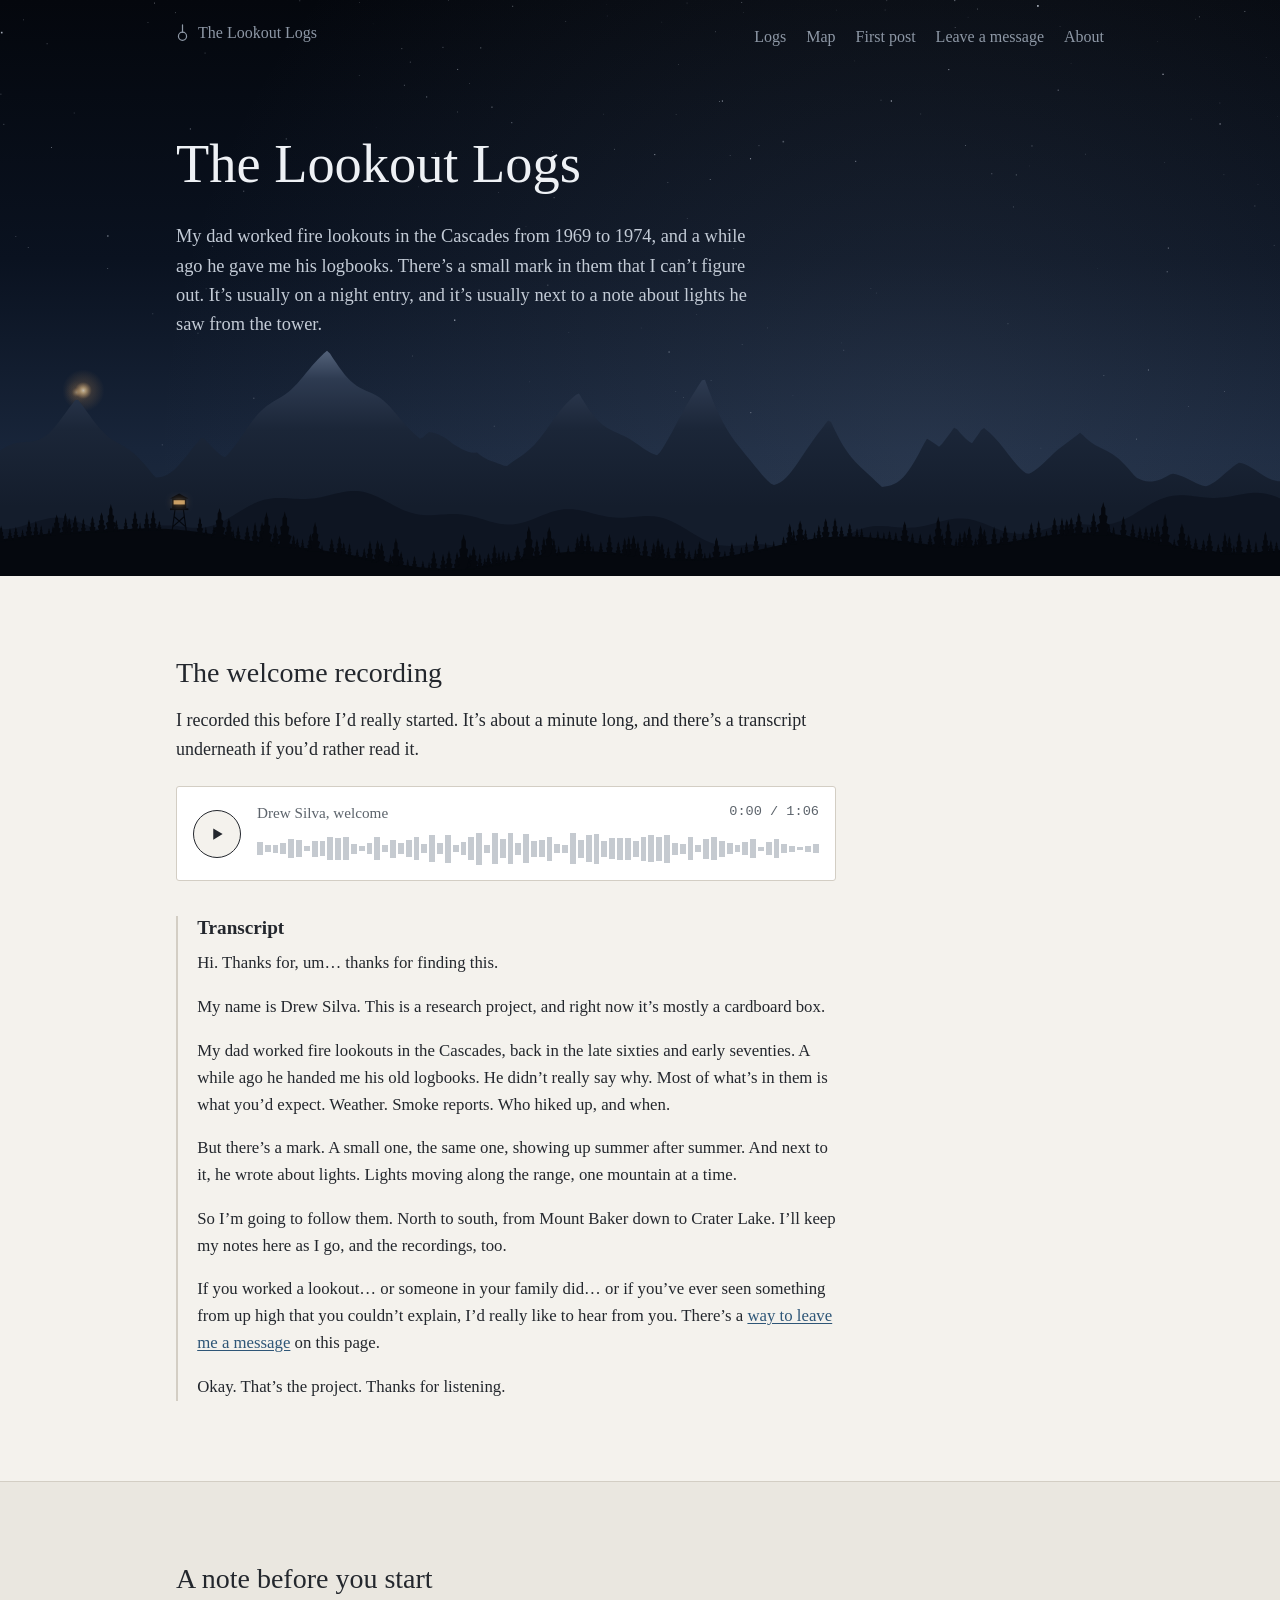
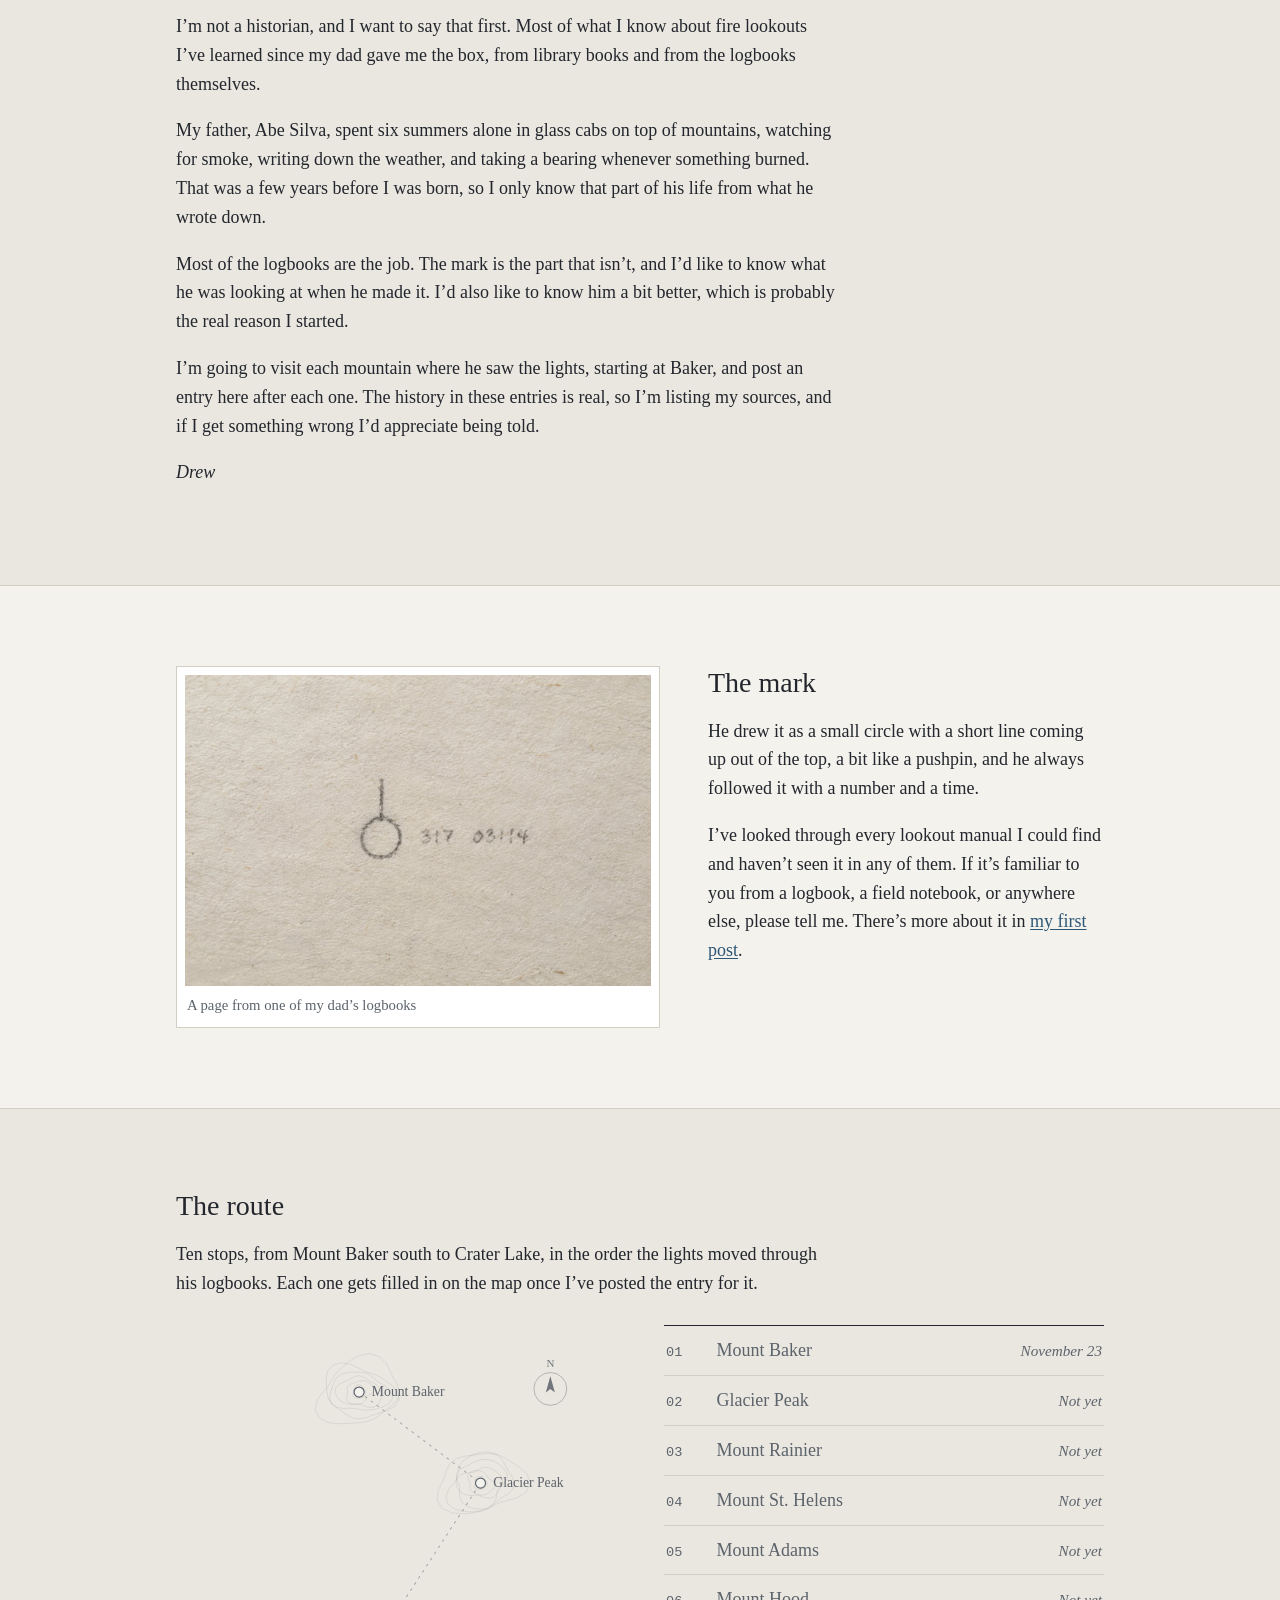
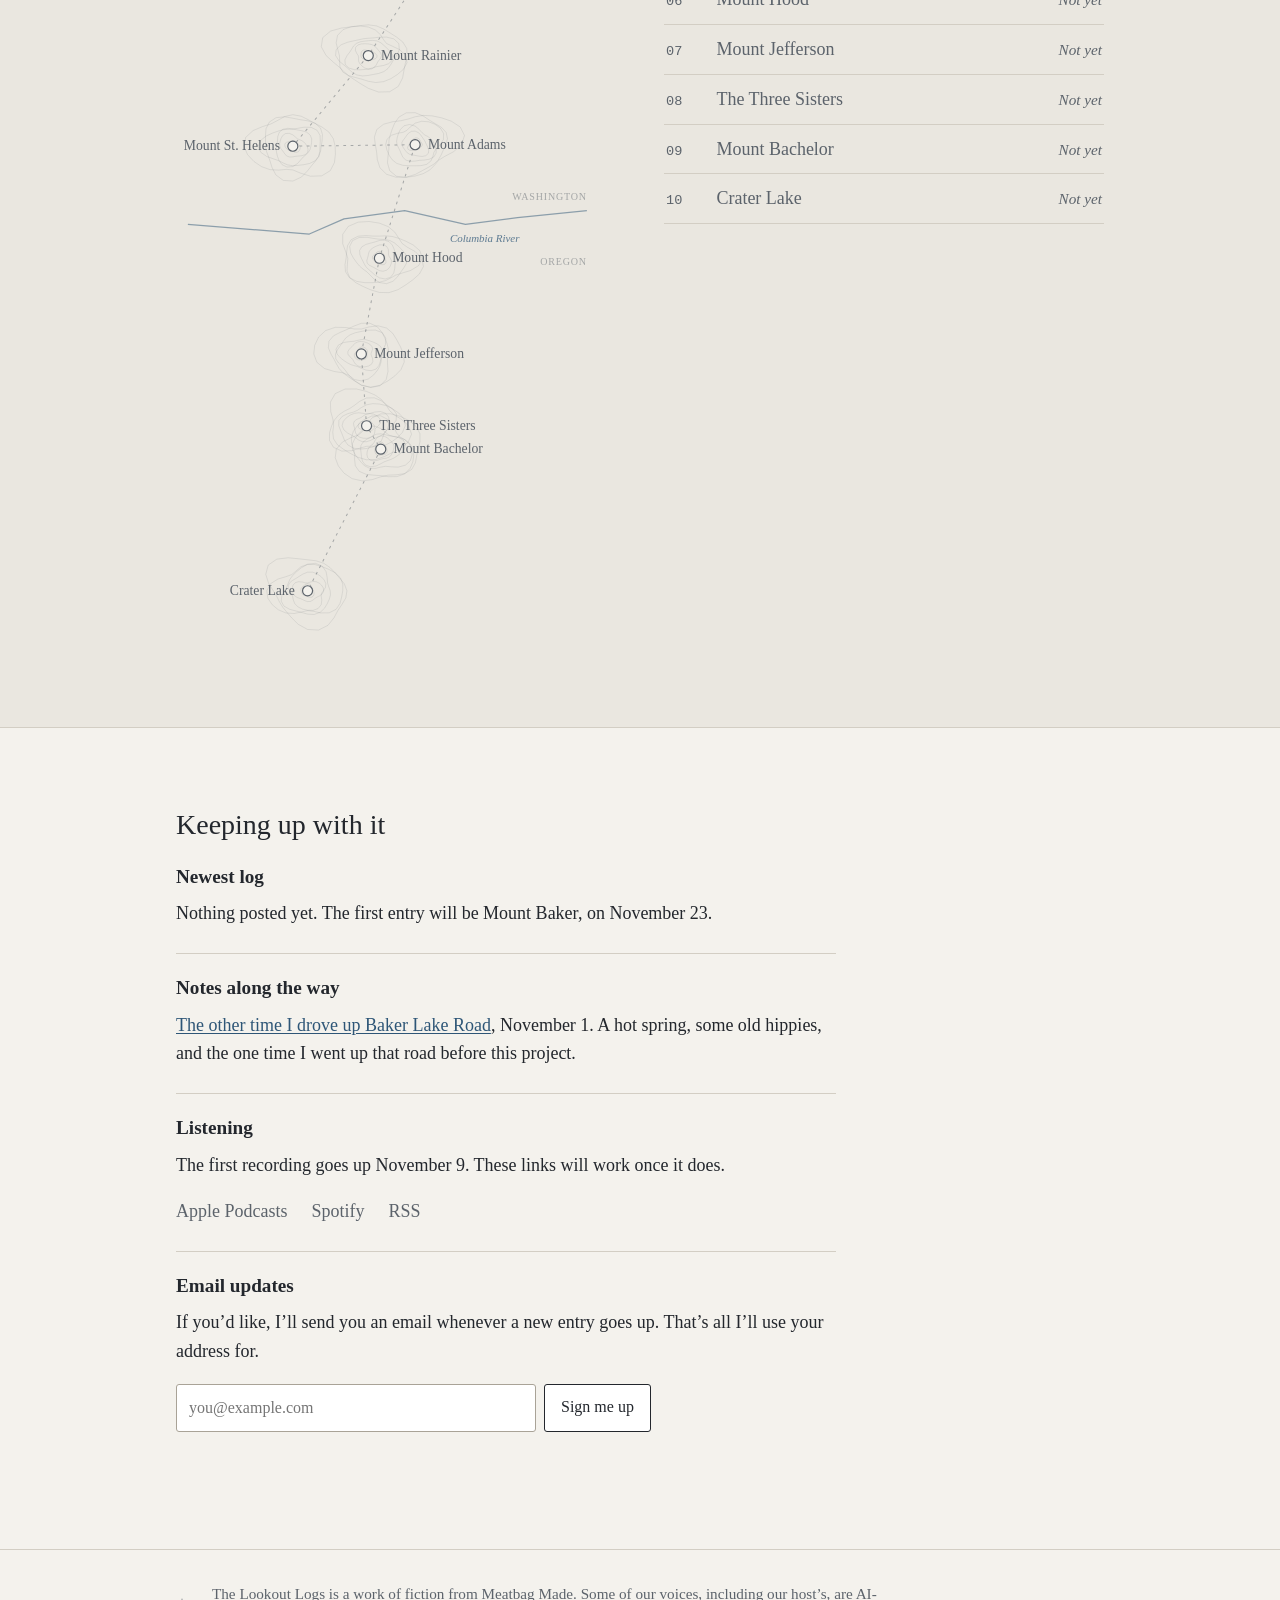
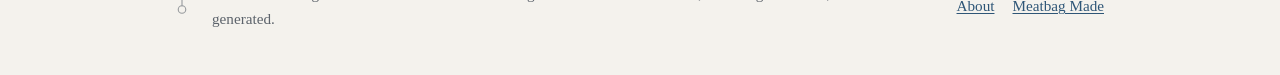
<file: index.html>
<!doctype html>
<html lang="en">
<head>
  <meta charset="utf-8">
  <meta name="viewport" content="width=device-width, initial-scale=1">
  <title>The Lookout Logs</title>
  <meta name="description" content="Drew Silva's research notes on his father's fire lookout logbooks, and the lights they record along the Cascades from Mount Baker to Crater Lake.">
  <meta name="theme-color" content="#0a0f17">
  <meta property="og:title" content="The Lookout Logs">
  <meta property="og:description" content="My dad's fire lookout logbooks from the Cascades, 1969 to 1974, and a mark in them I'm trying to understand.">
  <meta property="og:image" content="img/mark.jpg">
  <link rel="icon" href="img/mark.svg" type="image/svg+xml">
  <link rel="stylesheet" href="css/style.css">
</head>
<body>

<header class="sky sky--home" data-sky>
  <canvas class="sky__canvas" aria-hidden="true"></canvas>
  <nav class="topnav" aria-label="Main">
    <a class="brand" href="index.html"><svg viewBox="0 0 16 22" aria-hidden="true"><circle cx="8" cy="15" r="5" fill="none" stroke="currentColor" stroke-width="1.5"/><path d="M8 10V1" stroke="currentColor" stroke-width="1.5" stroke-linecap="round"/></svg>The Lookout Logs</a>
    <ul>
      <li><a href="logs.html">Logs</a></li>
      <li><a href="#route">Map</a></li>
      <li><a href="post.html">First post</a></li>
      <li><a href="line.html">Leave a message</a></li>
      <li><a href="about.html">About</a></li>
    </ul>
  </nav>

  <div class="hero">
    <h1>The Lookout Logs</h1>
    <p>My dad worked fire lookouts in the Cascades from 1969 to 1974, and a while ago he gave me his logbooks. There&rsquo;s a small mark in them that I can&rsquo;t figure out. It&rsquo;s usually on a night entry, and it&rsquo;s usually next to a note about lights he saw from the tower.</p>
  </div>
</header>

<main>

  <section class="section" id="welcome">
    <div class="wrap"><div class="text">
      <h2>The welcome recording</h2>
      <p>I recorded this before I&rsquo;d really started. It&rsquo;s about a minute long, and there&rsquo;s a transcript underneath if you&rsquo;d rather read it.</p>

      <div class="player" data-player data-src="audio/welcome.mp3" data-length="65">
        <button class="player__btn" type="button" aria-label="Play the welcome recording">
          <svg class="i-play" viewBox="0 0 24 24" aria-hidden="true"><path d="M7 4.5v15l12.5-7.5z" fill="currentColor"/></svg>
          <svg class="i-pause" viewBox="0 0 24 24" aria-hidden="true"><path d="M6.5 4.5h4v15h-4zM13.5 4.5h4v15h-4z" fill="currentColor"/></svg>
        </button>
        <div>
          <div class="player__meta"><span>Drew Silva, welcome</span><span class="player__time">0:00 / 1:05</span></div>
          <div class="player__bars" aria-hidden="true"></div>
        </div>
        <p class="player__status" aria-live="polite"></p>
      </div>

      <article class="transcript" aria-labelledby="transcript-label">
        <h3 id="transcript-label">Transcript</h3>
        <p>Hi. Thanks for, um&hellip; thanks for finding this.</p>
        <p>My name is Drew Silva. This is a research project, and right now it&rsquo;s mostly a cardboard box.</p>
        <p>My dad worked fire lookouts in the Cascades, back in the late sixties and early seventies. A while ago he handed me his old logbooks. He didn&rsquo;t really say why. Most of what&rsquo;s in them is what you&rsquo;d expect. Weather. Smoke reports. Who hiked up, and when.</p>
        <p>But there&rsquo;s a mark. A small one, the same one, showing up summer after summer. And next to it, he wrote about lights. Lights moving along the range, one mountain at a time.</p>
        <p>So I&rsquo;m going to follow them. North to south, from Mount Baker down to Crater Lake. I&rsquo;ll keep my notes here as I go, and the recordings, too.</p>
        <p>If you worked a lookout&hellip; or someone in your family did&hellip; or if you&rsquo;ve ever seen something from up high that you couldn&rsquo;t explain, I&rsquo;d really like to hear from you. There&rsquo;s a <a href="line.html">way to leave me a message</a> on this page.</p>
        <p>Okay. That&rsquo;s the project. Thanks for listening.</p>
      </article>
    </div></div>
  </section>

  <section class="section section--alt" id="note">
    <div class="wrap"><div class="text">
      <h2>A note before you start</h2>
      <p>I&rsquo;m not a historian, and I want to say that first. Most of what I know about fire lookouts I&rsquo;ve learned since my dad gave me the box, from library books and from the logbooks themselves.</p>
      <p>My father, Abe Silva, spent six summers alone in glass cabs on top of mountains, watching for smoke, writing down the weather, and taking a bearing whenever something burned. That was a few years before I was born, so I only know that part of his life from what he wrote down.</p>
      <p>Most of the logbooks are the job. The mark is the part that isn&rsquo;t, and I&rsquo;d like to know what he was looking at when he made it. I&rsquo;d also like to know him a bit better, which is probably the real reason I started.</p>
      <p>I&rsquo;m going to visit each mountain where he saw the lights, starting at Baker, and post an entry here after each one. The history in these entries is real, so I&rsquo;m listing my sources, and if I get something wrong I&rsquo;d appreciate being told.</p>
      <p class="sig">Drew</p>
    </div></div>
  </section>

  <section class="section" id="mark">
    <div class="wrap mark-feature">
      <figure class="scan">
        <img src="img/mark.jpg" width="1200" height="800" alt="A pencil mark on a logbook page: a small circle with a short line standing up from the top, followed by the numbers 317 and 03:14.">
        <figcaption>A page from one of my dad&rsquo;s logbooks</figcaption>
      </figure>
      <div>
        <h2>The mark</h2>
        <p>He drew it as a small circle with a short line coming up out of the top, a bit like a pushpin, and he always followed it with a number and a time.</p>
        <p>I&rsquo;ve looked through every lookout manual I could find and haven&rsquo;t seen it in any of them. If it&rsquo;s familiar to you from a logbook, a field notebook, or anywhere else, please tell me. There&rsquo;s more about it in <a href="post.html">my first post</a>.</p>
      </div>
    </div>
  </section>

  <section class="section section--alt" id="route" data-route>
    <!-- Bearings from two lookouts cross at one point. That's the whole trick. Remember that. -->
    <div class="wrap">
      <div class="text">
        <h2>The route</h2>
        <p>Ten stops, from Mount Baker south to Crater Lake, in the order the lights moved through his logbooks. Each one gets filled in on the map once I&rsquo;ve posted the entry for it.</p>
      </div>
      <div class="route__grid">
        <div class="route__map"></div>
        <ol class="route__list" aria-label="Stops on the route"></ol>
      </div>
    </div>
  </section>

  <section class="section">
    <div class="wrap"><div class="text updates">
      <h2>Keeping up with it</h2>

      <div>
        <h3>Newest log</h3>
        <p>Nothing posted yet. The first entry will be Mount Baker, on November 23.</p>
      </div>

      <div>
        <h3>Notes along the way</h3>
        <p><a href="hot-springs.html">The other time I drove up Baker Lake Road</a>, November 1. A hot spring, some old hippies, and the one time I went up that road before this project.</p>
      </div>

      <div data-listen-block>
        <h3>Listening</h3>
        <p class="listen-note">The first recording goes up November 9. These links will work once it does.</p>
        <ul class="listen">
          <li><a class="is-off" data-listen="apple" href="#" aria-disabled="true">Apple Podcasts</a></li>
          <li><a class="is-off" data-listen="spotify" href="#" aria-disabled="true">Spotify</a></li>
          <li><a class="is-off" data-listen="rss" href="#" aria-disabled="true">RSS</a></li>
        </ul>
      </div>

      <div>
        <h3>Email updates</h3>
        <p>If you&rsquo;d like, I&rsquo;ll send you an email whenever a new entry goes up. That&rsquo;s all I&rsquo;ll use your address for.</p>
        <form class="follow" data-follow data-source="home" novalidate>
          <label class="visually-hidden" for="follow-email">Email address</label>
          <div class="field-row">
            <input class="input" id="follow-email" name="email" type="email" autocomplete="email" placeholder="you@example.com" required>
            <button class="btn" type="submit">Sign me up</button>
          </div>
          <label class="hp" aria-hidden="true">Website <input name="website" tabindex="-1" autocomplete="off"></label>
          <p class="follow__msg" aria-live="polite"></p>
        </form>
      </div>
    </div></div>
  </section>

</main>

<footer class="footer">
  <div class="wrap footer__inner">
    <svg class="footer__mark" viewBox="0 0 16 22" aria-hidden="true"><circle cx="8" cy="15" r="5" fill="none" stroke="currentColor" stroke-width="1.5"/><path d="M8 10V1" stroke="currentColor" stroke-width="1.5" stroke-linecap="round"/></svg>
    <p class="footer__label">The Lookout Logs is a work of fiction from Meatbag Made. Some of our voices, including our host&rsquo;s, are AI-generated.</p>
    <nav aria-label="Footer"><a href="about.html">About</a><a href="https://meatbagmade.com">Meatbag Made</a></nav>
  </div>
</footer>

<script src="js/config.js"></script>
<script src="js/site.js"></script>
</body>
</html>
</file>
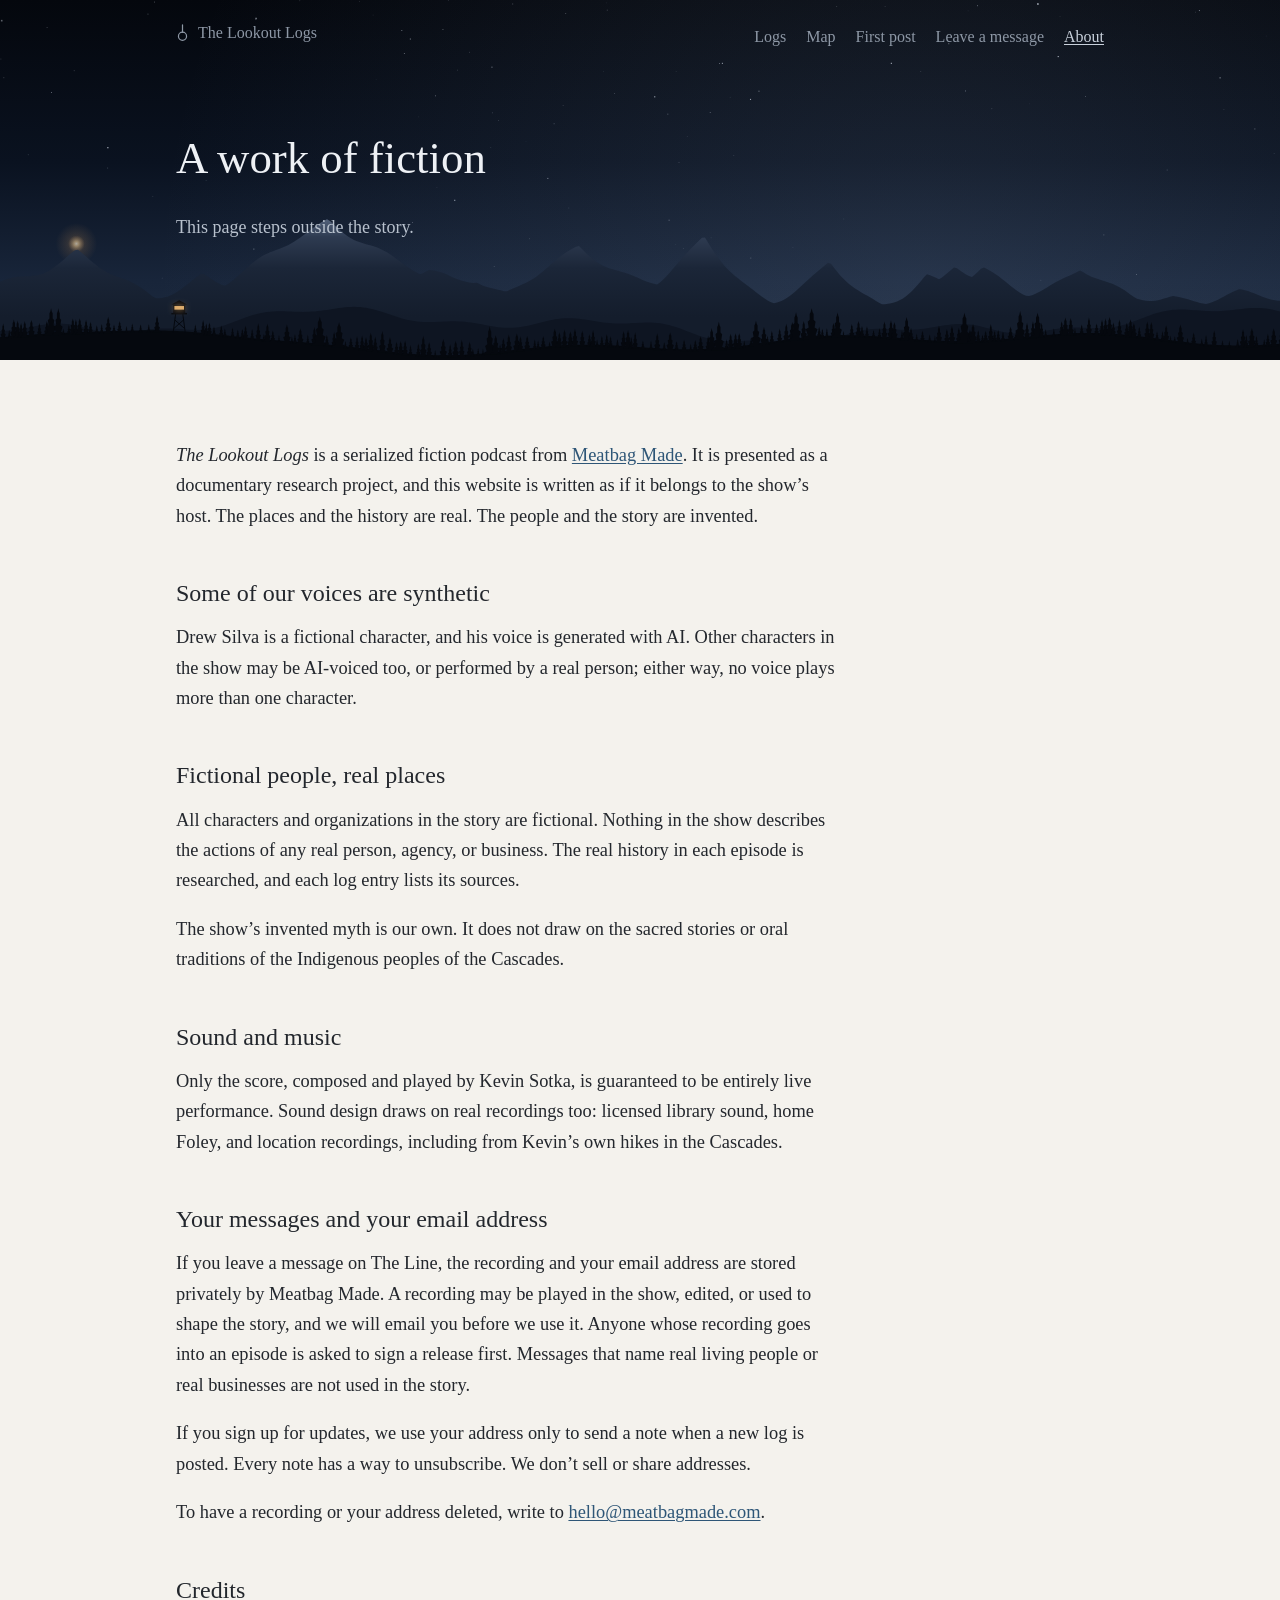
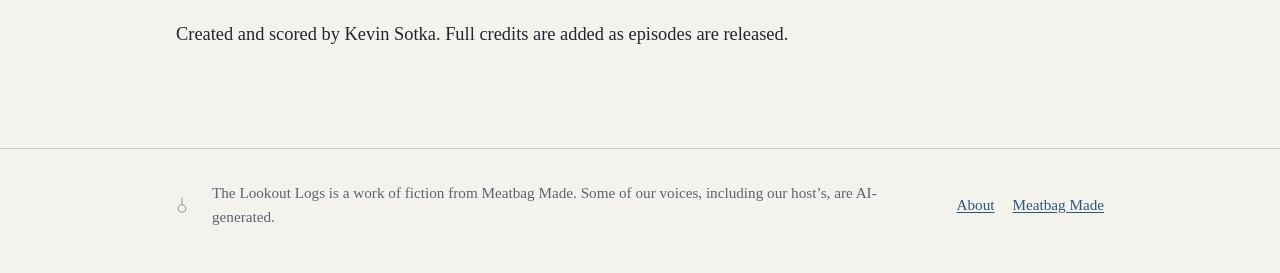
<file: about.html>
<!doctype html>
<html lang="en">
<head>
  <meta charset="utf-8">
  <meta name="viewport" content="width=device-width, initial-scale=1">
  <title>About the show &middot; The Lookout Logs</title>
  <meta name="description" content="The Lookout Logs is a serialized fiction podcast from Meatbag Made. The places and the history are real. The people and the story are invented.">
  <meta name="theme-color" content="#0a0f17">
  <link rel="icon" href="img/mark.svg" type="image/svg+xml">
  <link rel="stylesheet" href="css/style.css">
</head>
<body>

<header class="sky sky--page" data-sky>
  <canvas class="sky__canvas" aria-hidden="true"></canvas>
  <nav class="topnav" aria-label="Main">
    <a class="brand" href="index.html"><svg viewBox="0 0 16 22" aria-hidden="true"><circle cx="8" cy="15" r="5" fill="none" stroke="currentColor" stroke-width="1.5"/><path d="M8 10V1" stroke="currentColor" stroke-width="1.5" stroke-linecap="round"/></svg>The Lookout Logs</a>
    <ul>
      <li><a href="logs.html">Logs</a></li>
      <li><a href="index.html#route">Map</a></li>
      <li><a href="post.html">First post</a></li>
      <li><a href="line.html">Leave a message</a></li>
      <li><a href="about.html" aria-current="page">About</a></li>
    </ul>
  </nav>
  <div class="page-head">
    <h1>A work of fiction</h1>
    <p>This page steps outside the story.</p>
  </div>
</header>

<main class="section">
  <article class="wrap"><div class="article">
    <p><em>The Lookout Logs</em> is a serialized fiction podcast from <a href="https://meatbagmade.com">Meatbag Made</a>. It is presented as a documentary research project, and this website is written as if it belongs to the show&rsquo;s host. The places and the history are real. The people and the story are invented.</p>

    <h2>Some of our voices are synthetic</h2>
    <p>Drew Silva is a fictional character, and his voice is generated with AI. Other characters in the show may be AI-voiced too, or performed by a real person; either way, no voice plays more than one character.</p>

    <h2>Fictional people, real places</h2>
    <p>All characters and organizations in the story are fictional. Nothing in the show describes the actions of any real person, agency, or business. The real history in each episode is researched, and each log entry lists its sources.</p>
    <p>The show&rsquo;s invented myth is our own. It does not draw on the sacred stories or oral traditions of the Indigenous peoples of the Cascades.</p>

    <h2>Sound and music</h2>
    <p>Only the score, composed and played by Kevin Sotka, is guaranteed to be entirely live performance. Sound design draws on real recordings too: licensed library sound, home Foley, and location recordings, including from Kevin&rsquo;s own hikes in the Cascades.</p>

    <h2 id="messages">Your messages and your email address</h2>
    <p>If you leave a message on The Line, the recording and your email address are stored privately by Meatbag Made. A recording may be played in the show, edited, or used to shape the story, and we will email you before we use it. Anyone whose recording goes into an episode is asked to sign a release first. Messages that name real living people or real businesses are not used in the story.</p>
    <p>If you sign up for updates, we use your address only to send a note when a new log is posted. Every note has a way to unsubscribe. We don&rsquo;t sell or share addresses.</p>
    <p>To have a recording or your address deleted, write to <a href="mailto:hello@meatbagmade.com">hello@meatbagmade.com</a>.</p>

    <h2>Credits</h2>
    <p>Created and scored by Kevin Sotka. Full credits are added as episodes are released.</p>
  </div></article>
</main>

<footer class="footer">
  <div class="wrap footer__inner">
    <svg class="footer__mark" viewBox="0 0 16 22" aria-hidden="true"><circle cx="8" cy="15" r="5" fill="none" stroke="currentColor" stroke-width="1.5"/><path d="M8 10V1" stroke="currentColor" stroke-width="1.5" stroke-linecap="round"/></svg>
    <p class="footer__label">The Lookout Logs is a work of fiction from Meatbag Made. Some of our voices, including our host&rsquo;s, are AI-generated.</p>
    <nav aria-label="Footer"><a href="about.html" aria-current="page">About</a><a href="https://meatbagmade.com">Meatbag Made</a></nav>
  </div>
</footer>

<script src="js/config.js"></script>
<script src="js/site.js"></script>
</body>
</html>
</file>
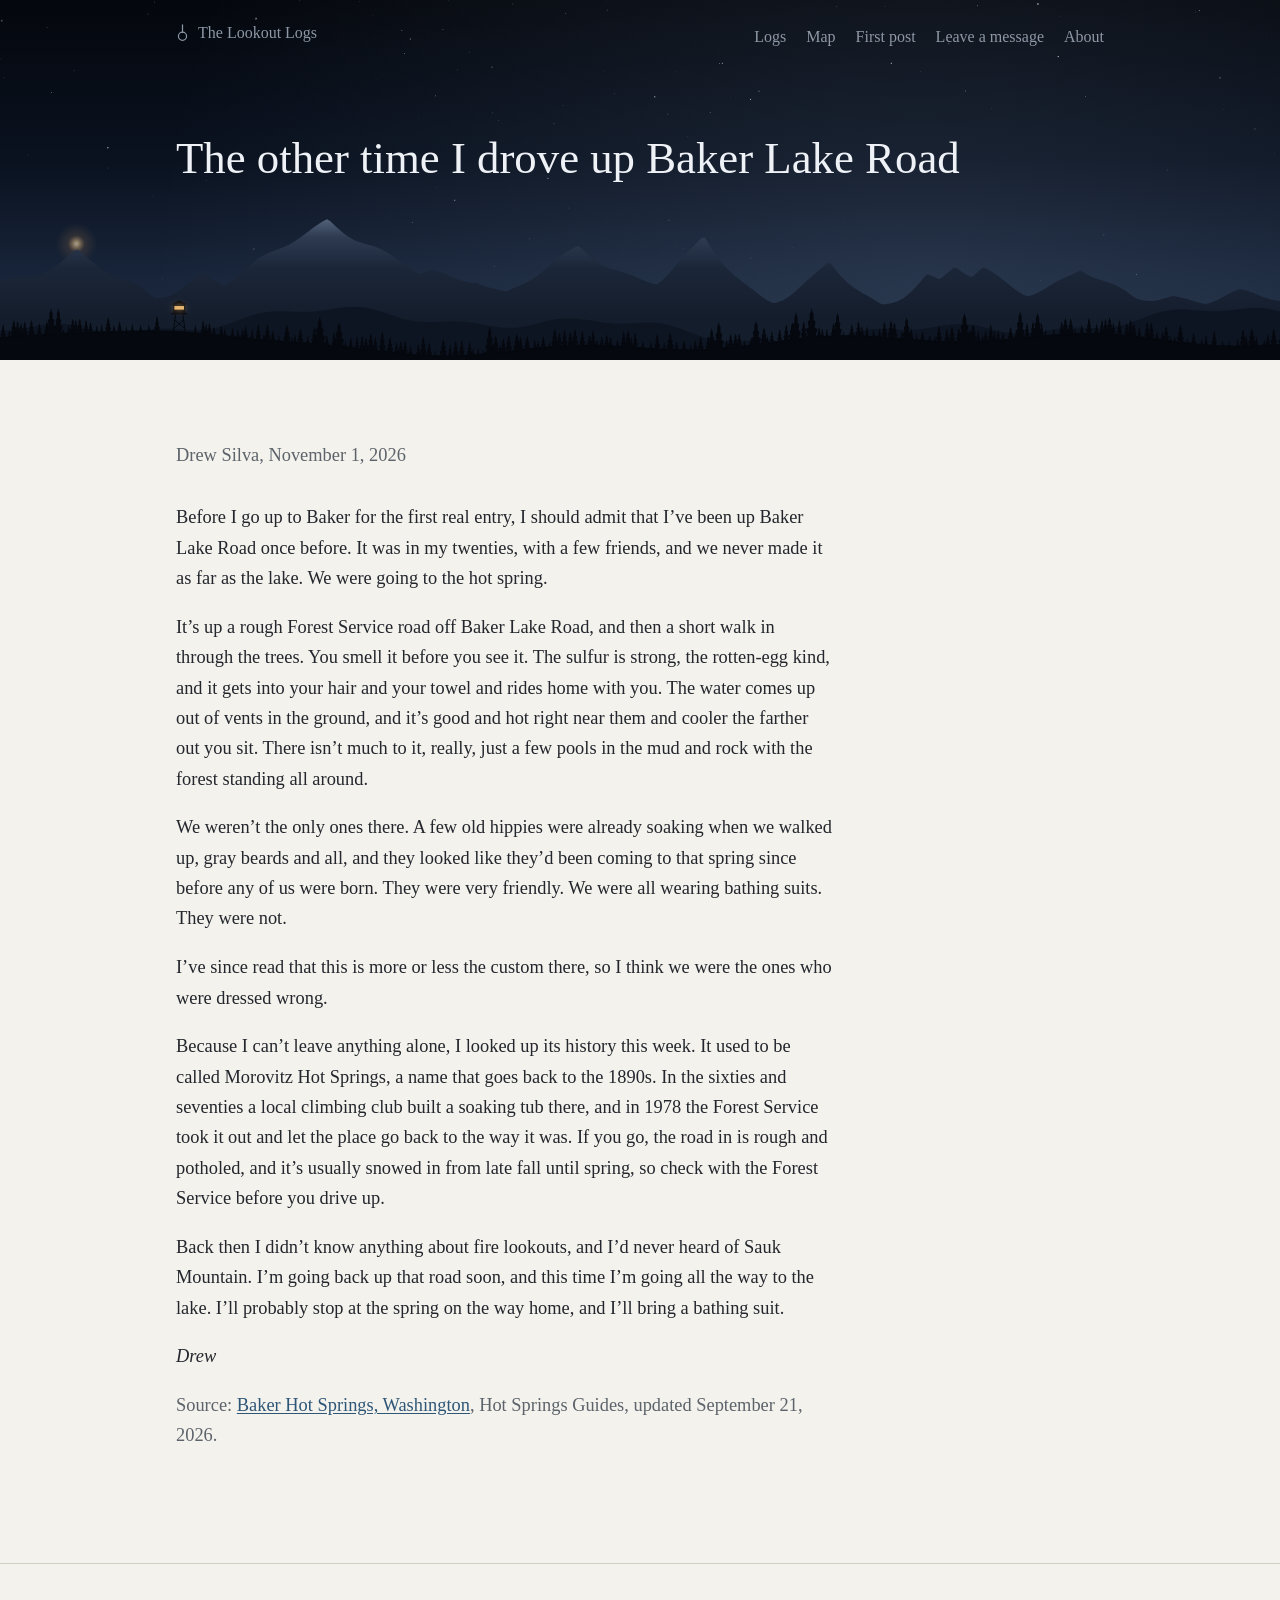
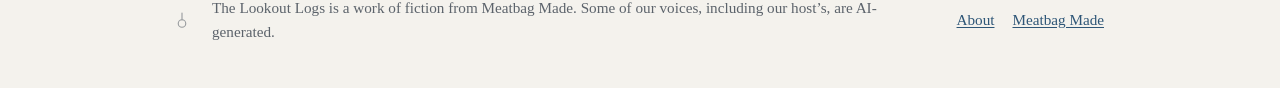
<file: hot-springs.html>
<!doctype html>
<html lang="en">
<head>
  <meta charset="utf-8">
  <meta name="viewport" content="width=device-width, initial-scale=1">
  <title>The other time I drove up Baker Lake Road &middot; The Lookout Logs</title>
  <meta name="description" content="Before the Mount Baker entry, Drew remembers a trip in his twenties to a hot spring off Baker Lake Road.">
  <meta name="theme-color" content="#0a0f17">
  <meta property="og:title" content="The other time I drove up Baker Lake Road">
  <meta property="og:description" content="A hot spring off Baker Lake Road, and the one time I went up that road before this project.">
  <meta property="og:image" content="img/mark.jpg">
  <link rel="icon" href="img/mark.svg" type="image/svg+xml">
  <link rel="stylesheet" href="css/style.css">
</head>
<body>

<header class="sky sky--page" data-sky>
  <canvas class="sky__canvas" aria-hidden="true"></canvas>
  <nav class="topnav" aria-label="Main">
    <a class="brand" href="index.html"><svg viewBox="0 0 16 22" aria-hidden="true"><circle cx="8" cy="15" r="5" fill="none" stroke="currentColor" stroke-width="1.5"/><path d="M8 10V1" stroke="currentColor" stroke-width="1.5" stroke-linecap="round"/></svg>The Lookout Logs</a>
    <ul>
      <li><a href="logs.html">Logs</a></li>
      <li><a href="index.html#route">Map</a></li>
      <li><a href="post.html">First post</a></li>
      <li><a href="line.html">Leave a message</a></li>
      <li><a href="about.html">About</a></li>
    </ul>
  </nav>
  <div class="page-head">
    <h1>The other time I drove up Baker Lake Road</h1>
  </div>
</header>

<main class="section">
  <article class="wrap"><div class="article">
    <p class="byline">Drew Silva, November 1, 2026</p>

    <p>Before I go up to Baker for the first real entry, I should admit that I&rsquo;ve been up Baker Lake Road once before. It was in my twenties, with a few friends, and we never made it as far as the lake. We were going to the hot spring.</p>

    <p>It&rsquo;s up a rough Forest Service road off Baker Lake Road, and then a short walk in through the trees. You smell it before you see it. The sulfur is strong, the rotten-egg kind, and it gets into your hair and your towel and rides home with you. The water comes up out of vents in the ground, and it&rsquo;s good and hot right near them and cooler the farther out you sit. There isn&rsquo;t much to it, really, just a few pools in the mud and rock with the forest standing all around.</p>

    <p>We weren&rsquo;t the only ones there. A few old hippies were already soaking when we walked up, gray beards and all, and they looked like they&rsquo;d been coming to that spring since before any of us were born. They were very friendly. We were all wearing bathing suits. They were not.</p>

    <p>I&rsquo;ve since read that this is more or less the custom there, so I think we were the ones who were dressed wrong.</p>

    <p>Because I can&rsquo;t leave anything alone, I looked up its history this week. It used to be called Morovitz Hot Springs, a name that goes back to the 1890s. In the sixties and seventies a local climbing club built a soaking tub there, and in 1978 the Forest Service took it out and let the place go back to the way it was. If you go, the road in is rough and potholed, and it&rsquo;s usually snowed in from late fall until spring, so check with the Forest Service before you drive up.</p>

    <!-- Same road, twenty-some years apart. I wasn't looking at the sky then. -->
    <p>Back then I didn&rsquo;t know anything about fire lookouts, and I&rsquo;d never heard of Sauk Mountain. I&rsquo;m going back up that road soon, and this time I&rsquo;m going all the way to the lake. I&rsquo;ll probably stop at the spring on the way home, and I&rsquo;ll bring a bathing suit.</p>

    <p class="sig">Drew</p>

    <p class="byline">Source: <a href="https://www.hotspringsguides.com/hot-springs/baker-hot-springs-washington">Baker Hot Springs, Washington</a>, Hot Springs Guides, updated September 21, 2026.</p>
  </div></article>
</main>

<footer class="footer">
  <div class="wrap footer__inner">
    <svg class="footer__mark" viewBox="0 0 16 22" aria-hidden="true"><circle cx="8" cy="15" r="5" fill="none" stroke="currentColor" stroke-width="1.5"/><path d="M8 10V1" stroke="currentColor" stroke-width="1.5" stroke-linecap="round"/></svg>
    <p class="footer__label">The Lookout Logs is a work of fiction from Meatbag Made. Some of our voices, including our host&rsquo;s, are AI-generated.</p>
    <nav aria-label="Footer"><a href="about.html">About</a><a href="https://meatbagmade.com">Meatbag Made</a></nav>
  </div>
</footer>

<script src="js/config.js"></script>
<script src="js/site.js"></script>
</body>
</html>
</file>
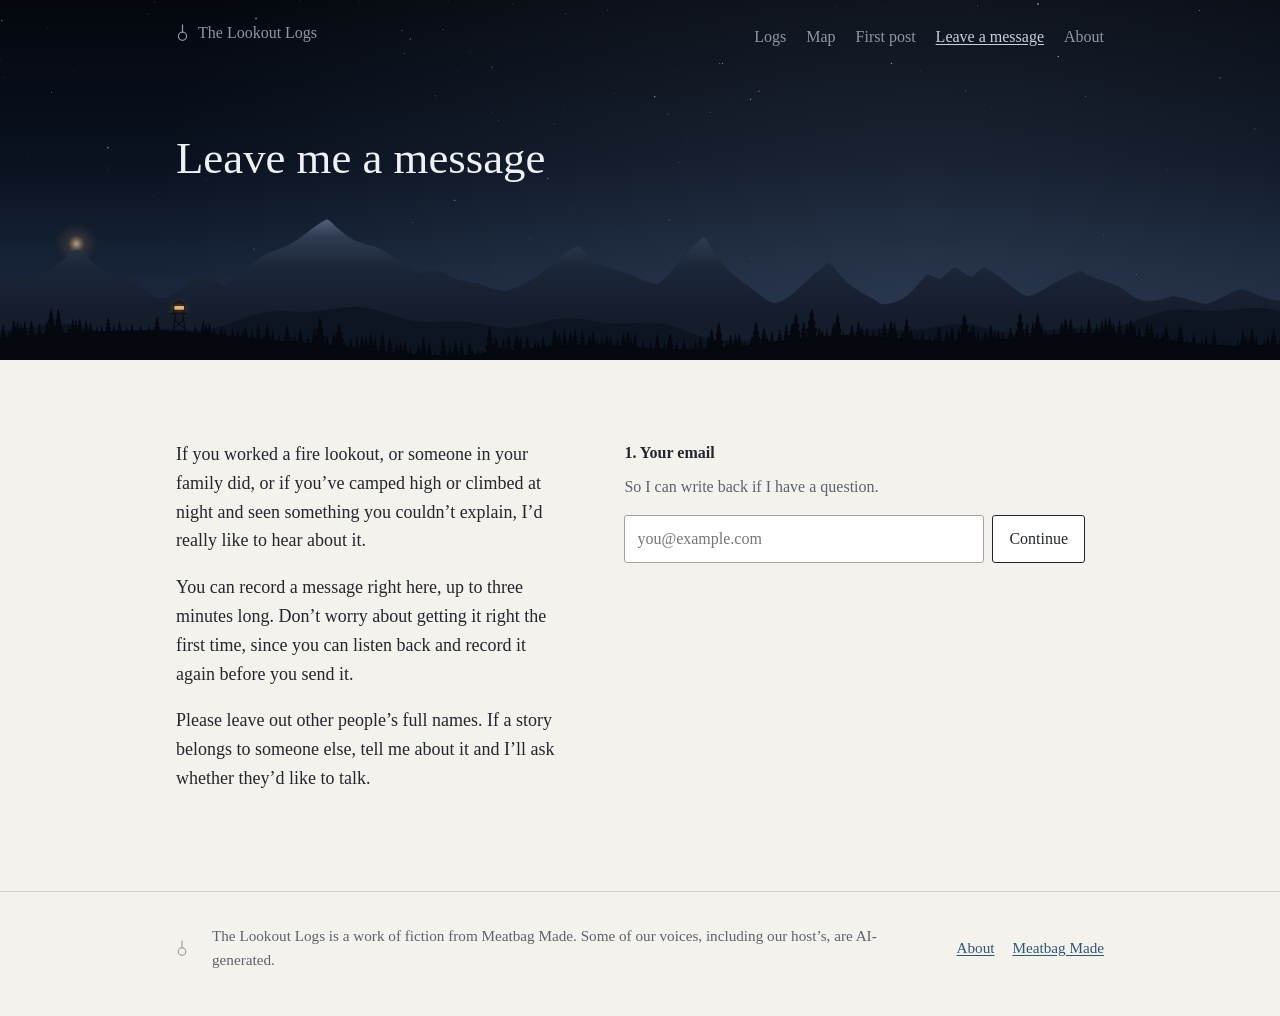
<file: line.html>
<!doctype html>
<html lang="en">
<head>
  <meta charset="utf-8">
  <meta name="viewport" content="width=device-width, initial-scale=1">
  <title>Leave a message &middot; The Lookout Logs</title>
  <meta name="description" content="Worked a fire lookout, camped high, or saw something you couldn't explain? Leave Drew a voice message.">
  <meta name="theme-color" content="#0a0f17">
  <link rel="icon" href="img/mark.svg" type="image/svg+xml">
  <link rel="stylesheet" href="css/style.css">
</head>
<body>

<header class="sky sky--page" data-sky>
  <canvas class="sky__canvas" aria-hidden="true"></canvas>
  <nav class="topnav" aria-label="Main">
    <a class="brand" href="index.html"><svg viewBox="0 0 16 22" aria-hidden="true"><circle cx="8" cy="15" r="5" fill="none" stroke="currentColor" stroke-width="1.5"/><path d="M8 10V1" stroke="currentColor" stroke-width="1.5" stroke-linecap="round"/></svg>The Lookout Logs</a>
    <ul>
      <li><a href="logs.html">Logs</a></li>
      <li><a href="index.html#route">Map</a></li>
      <li><a href="post.html">First post</a></li>
      <li><a href="line.html" aria-current="page">Leave a message</a></li>
      <li><a href="about.html">About</a></li>
    </ul>
  </nav>
  <div class="page-head">
    <h1>Leave me a message</h1>
  </div>
</header>

<main class="section">
  <div class="wrap line-grid">

    <div>
      <p>If you worked a fire lookout, or someone in your family did, or if you&rsquo;ve camped high or climbed at night and seen something you couldn&rsquo;t explain, I&rsquo;d really like to hear about it.</p>
      <p>You can record a message right here, up to three minutes long. Don&rsquo;t worry about getting it right the first time, since you can listen back and record it again before you send it.</p>
      <p>Please leave out other people&rsquo;s full names. If a story belongs to someone else, tell me about it and I&rsquo;ll ask whether they&rsquo;d like to talk.</p>
    </div>

    <div data-line>
      <noscript><p>The recorder needs JavaScript turned on.</p></noscript>

      <form class="step" data-step="email" novalidate>
        <span class="step__num">1. Your email</span>
        <p class="small">So I can write back if I have a question.</p>
        <label class="visually-hidden" for="line-email">Email address</label>
        <div class="field-row">
          <input class="input" id="line-email" name="email" type="email" autocomplete="email" placeholder="you@example.com" required>
          <button class="btn" type="submit">Continue</button>
        </div>
        <label class="hp" aria-hidden="true">Website <input name="website" tabindex="-1" autocomplete="off"></label>
        <p class="follow__msg" data-email-msg aria-live="polite"></p>
      </form>

      <div class="step" data-step="consent" hidden>
        <span class="step__num">2. Before you record</span>
        <div class="consent">
          <h3>A plain note, outside the story</h3>
          <ul>
            <li>The Lookout Logs is a fiction podcast from Meatbag Made.</li>
            <li>Your recording may be played in the show, edited, or used to shape a story. We will email you before using it.</li>
            <li>Do not include other people&rsquo;s full names or private details.</li>
          </ul>
          <label class="check"><input type="checkbox" name="over18"> <span>I am 18 or older.</span></label>
          <label class="check"><input type="checkbox" name="agree"> <span>I agree to these terms. (<a href="about.html#messages">How messages are used</a>)</span></label>
          <label class="check"><input type="checkbox" name="updates"> <span>Also send me a note when new logs are posted. (optional)</span></label>
        </div>
      </div>

      <div class="step" data-step="record" hidden>
        <span class="step__num">3. Record</span>
        <div class="recorder">
          <div class="recorder__screen">
            <canvas aria-hidden="true"></canvas>
            <span class="recorder__rec">REC</span>
            <span class="recorder__time"><span data-elapsed>0:00</span> / 3:00</span>
          </div>
          <div class="recorder__controls">
            <button class="rec-btn" type="button" data-rec aria-label="Start recording" disabled><span></span></button>
            <p class="recorder__hint" data-hint>Check both boxes above, then press the red button.</p>
          </div>
          <div class="recorder__review" data-review hidden>
            <audio controls data-playback></audio>
            <div class="recorder__controls">
              <button class="btn" type="button" data-redo>Record again</button>
              <button class="btn btn--send" type="button" data-send>Send it</button>
            </div>
          </div>
          <p class="line-msg" data-line-msg aria-live="polite"></p>
        </div>
      </div>

      <div class="step thanks" data-step="thanks" hidden tabindex="-1">
        <h3>Thank you, it came through.</h3>
        <p>I&rsquo;ll listen to it soon, and if I have a question I&rsquo;ll write to the address you gave me.</p>
        <p>If you think of something else later, you&rsquo;re welcome to leave another one.</p>
      </div>
    </div>

  </div>
</main>

<footer class="footer">
  <div class="wrap footer__inner">
    <svg class="footer__mark" viewBox="0 0 16 22" aria-hidden="true"><circle cx="8" cy="15" r="5" fill="none" stroke="currentColor" stroke-width="1.5"/><path d="M8 10V1" stroke="currentColor" stroke-width="1.5" stroke-linecap="round"/></svg>
    <p class="footer__label">The Lookout Logs is a work of fiction from Meatbag Made. Some of our voices, including our host&rsquo;s, are AI-generated.</p>
    <nav aria-label="Footer"><a href="about.html">About</a><a href="https://meatbagmade.com">Meatbag Made</a></nav>
  </div>
</footer>

<script src="js/config.js"></script>
<script src="js/site.js"></script>
<script src="js/line.js"></script>
</body>
</html>
</file>
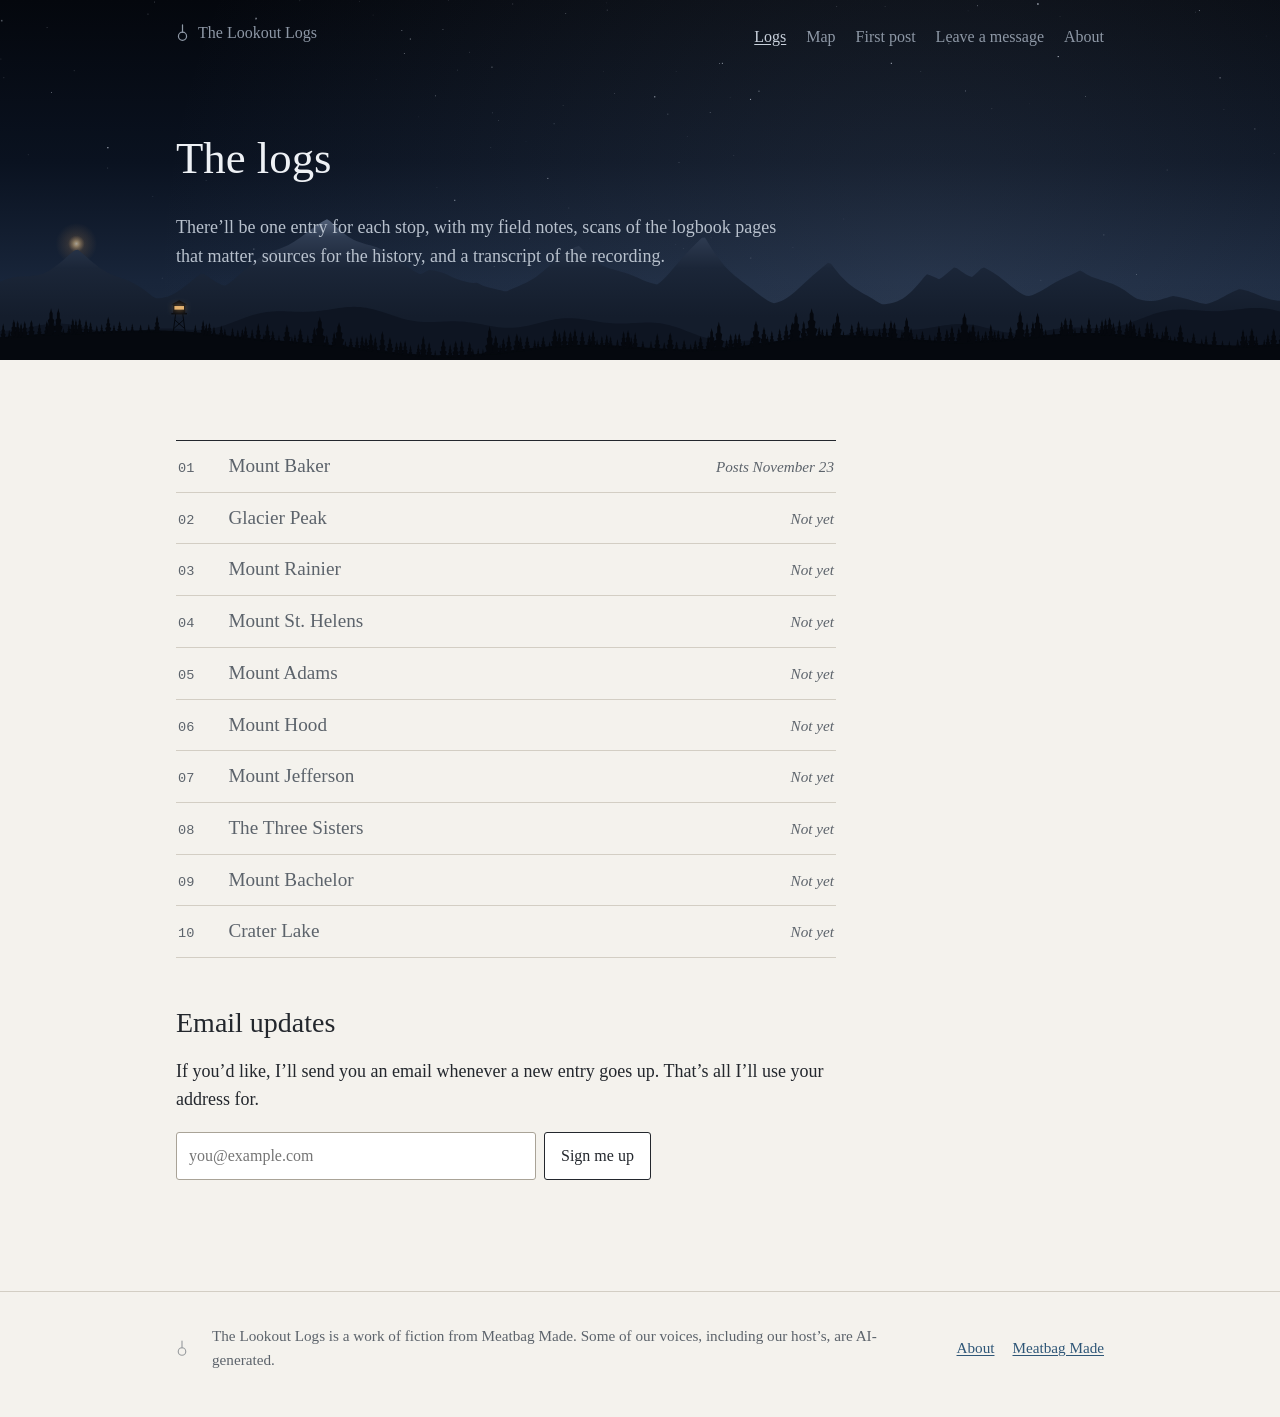
<file: logs.html>
<!doctype html>
<html lang="en">
<head>
  <meta charset="utf-8">
  <meta name="viewport" content="width=device-width, initial-scale=1">
  <title>The Logs &middot; The Lookout Logs</title>
  <meta name="description" content="One entry for each stop from Mount Baker to Crater Lake: field notes, logbook pages, sources, and full transcripts.">
  <meta name="theme-color" content="#0a0f17">
  <link rel="icon" href="img/mark.svg" type="image/svg+xml">
  <link rel="stylesheet" href="css/style.css">
</head>
<body>

<header class="sky sky--page" data-sky>
  <canvas class="sky__canvas" aria-hidden="true"></canvas>
  <nav class="topnav" aria-label="Main">
    <a class="brand" href="index.html"><svg viewBox="0 0 16 22" aria-hidden="true"><circle cx="8" cy="15" r="5" fill="none" stroke="currentColor" stroke-width="1.5"/><path d="M8 10V1" stroke="currentColor" stroke-width="1.5" stroke-linecap="round"/></svg>The Lookout Logs</a>
    <ul>
      <li><a href="logs.html" aria-current="page">Logs</a></li>
      <li><a href="index.html#route">Map</a></li>
      <li><a href="post.html">First post</a></li>
      <li><a href="line.html">Leave a message</a></li>
      <li><a href="about.html">About</a></li>
    </ul>
  </nav>
  <div class="page-head">
    <h1>The logs</h1>
    <p>There&rsquo;ll be one entry for each stop, with my field notes, scans of the logbook pages that matter, sources for the history, and a transcript of the recording.</p>
  </div>
</header>

<main class="section">
  <div class="wrap"><div class="text">
    <ol class="ledger" data-log-index aria-label="Log entries"></ol>

    <h2>Email updates</h2>
    <p>If you&rsquo;d like, I&rsquo;ll send you an email whenever a new entry goes up. That&rsquo;s all I&rsquo;ll use your address for.</p>
    <form class="follow" data-follow data-source="logs" novalidate>
      <label class="visually-hidden" for="follow-email">Email address</label>
      <div class="field-row">
        <input class="input" id="follow-email" name="email" type="email" autocomplete="email" placeholder="you@example.com" required>
        <button class="btn" type="submit">Sign me up</button>
      </div>
      <label class="hp" aria-hidden="true">Website <input name="website" tabindex="-1" autocomplete="off"></label>
      <p class="follow__msg" aria-live="polite"></p>
    </form>
  </div></div>
</main>

<footer class="footer">
  <div class="wrap footer__inner">
    <svg class="footer__mark" viewBox="0 0 16 22" aria-hidden="true"><circle cx="8" cy="15" r="5" fill="none" stroke="currentColor" stroke-width="1.5"/><path d="M8 10V1" stroke="currentColor" stroke-width="1.5" stroke-linecap="round"/></svg>
    <p class="footer__label">The Lookout Logs is a work of fiction from Meatbag Made. Some of our voices, including our host&rsquo;s, are AI-generated.</p>
    <nav aria-label="Footer"><a href="about.html">About</a><a href="https://meatbagmade.com">Meatbag Made</a></nav>
  </div>
</footer>

<script src="js/config.js"></script>
<script src="js/site.js"></script>
</body>
</html>
</file>
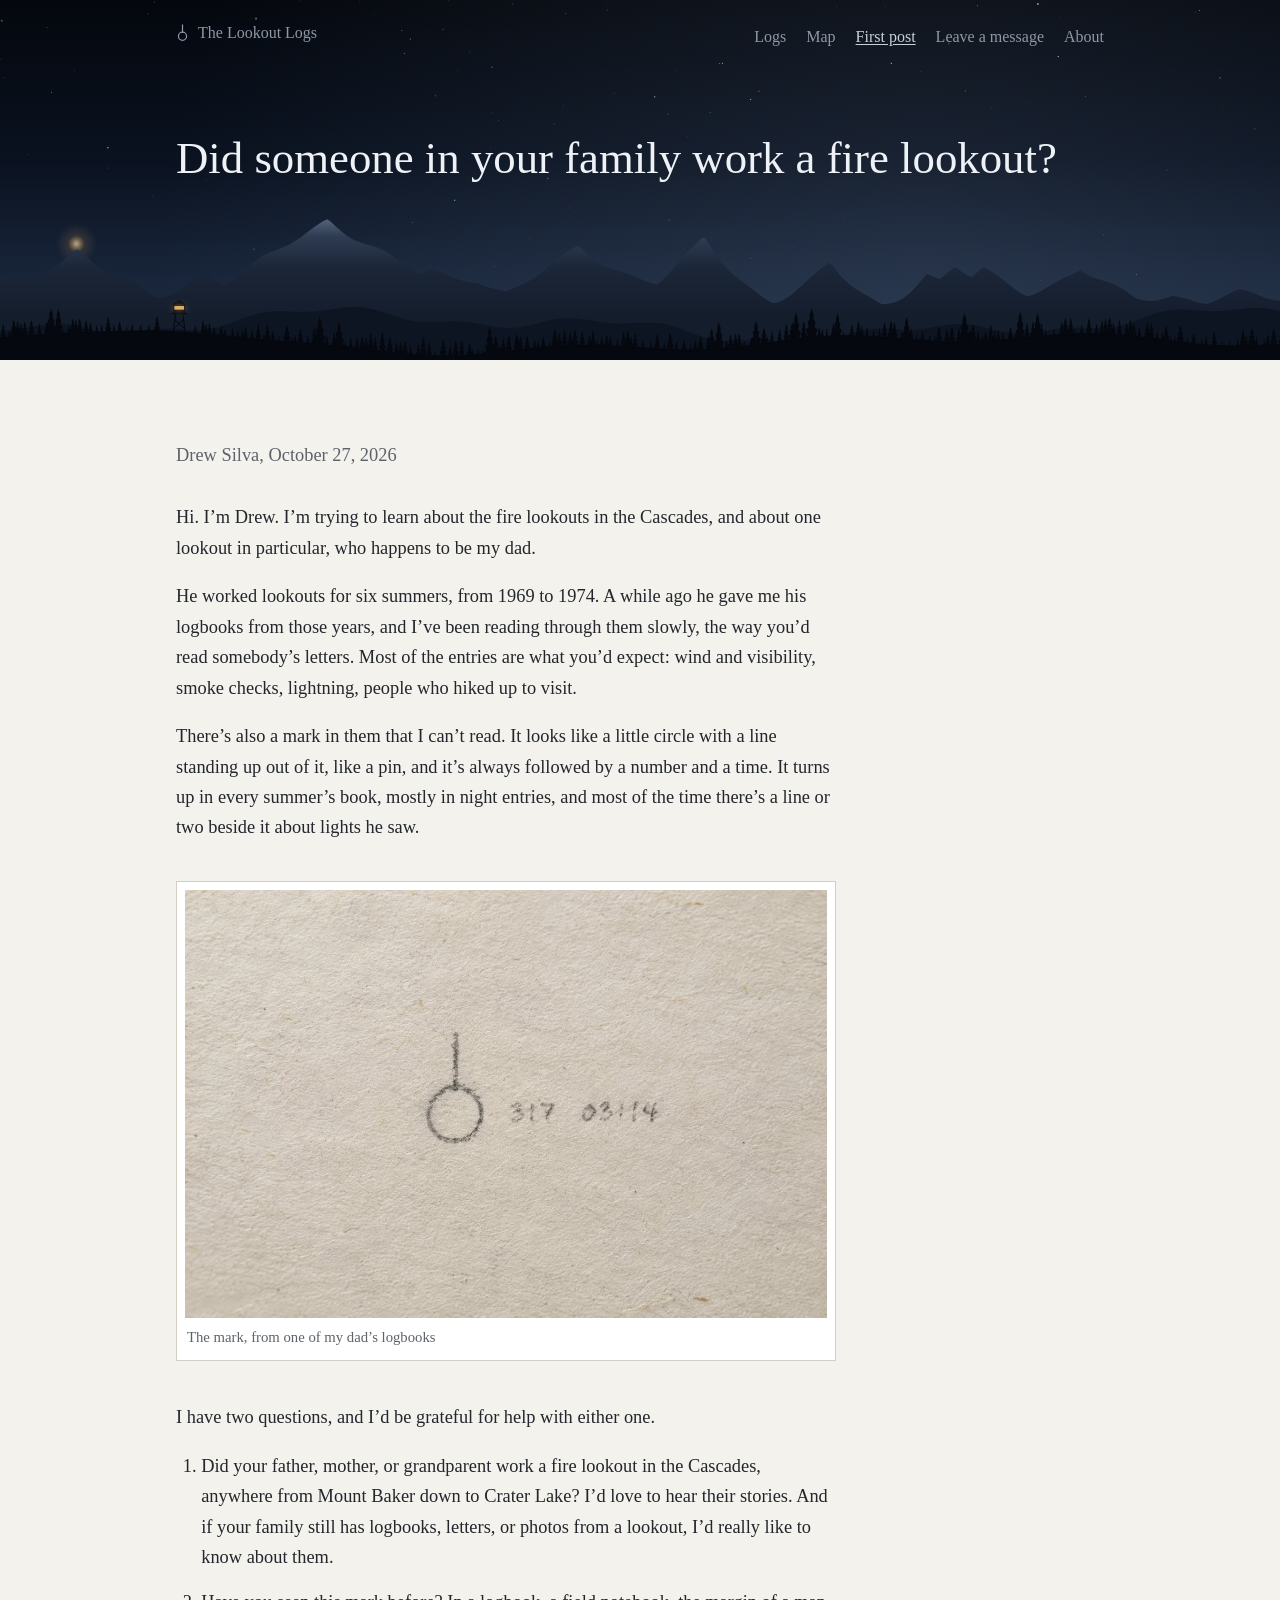
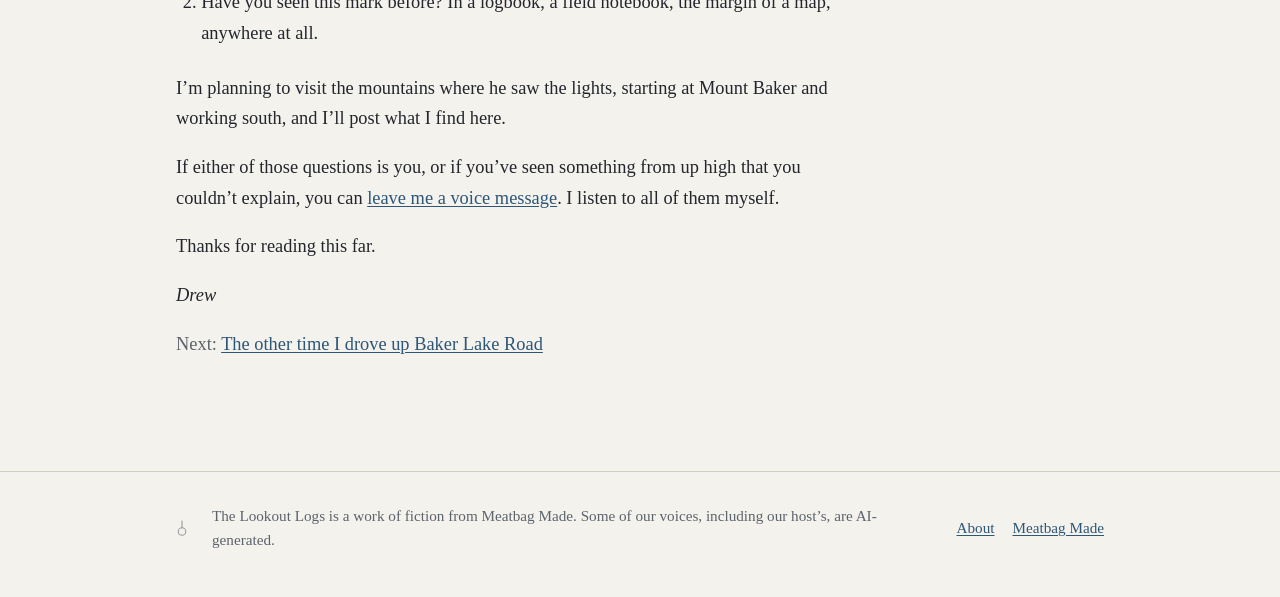
<file: post.html>
<!doctype html>
<html lang="en">
<head>
  <meta charset="utf-8">
  <meta name="viewport" content="width=device-width, initial-scale=1">
  <title>Did someone in your family work a fire lookout? &middot; The Lookout Logs</title>
  <meta name="description" content="Drew Silva is looking for families of Cascade fire lookouts, and for anyone who recognizes a small mark in his father's logbooks.">
  <meta name="theme-color" content="#0a0f17">
  <meta property="og:title" content="Did someone in your family work a fire lookout?">
  <meta property="og:description" content="Looking for Cascade fire lookout families, and for anyone who recognizes this mark.">
  <meta property="og:image" content="img/mark.jpg">
  <link rel="icon" href="img/mark.svg" type="image/svg+xml">
  <link rel="stylesheet" href="css/style.css">
</head>
<body>

<header class="sky sky--page" data-sky>
  <canvas class="sky__canvas" aria-hidden="true"></canvas>
  <nav class="topnav" aria-label="Main">
    <a class="brand" href="index.html"><svg viewBox="0 0 16 22" aria-hidden="true"><circle cx="8" cy="15" r="5" fill="none" stroke="currentColor" stroke-width="1.5"/><path d="M8 10V1" stroke="currentColor" stroke-width="1.5" stroke-linecap="round"/></svg>The Lookout Logs</a>
    <ul>
      <li><a href="logs.html">Logs</a></li>
      <li><a href="index.html#route">Map</a></li>
      <li><a href="post.html" aria-current="page">First post</a></li>
      <li><a href="line.html">Leave a message</a></li>
      <li><a href="about.html">About</a></li>
    </ul>
  </nav>
  <div class="page-head">
    <h1>Did someone in your family work a fire lookout?</h1>
  </div>
</header>

<main class="section">
  <article class="wrap"><div class="article">
    <p class="byline">Drew Silva, October 27, 2026</p>

    <p>Hi. I&rsquo;m Drew. I&rsquo;m trying to learn about the fire lookouts in the Cascades, and about one lookout in particular, who happens to be my dad.</p>

    <p>He worked lookouts for six summers, from 1969 to 1974. A while ago he gave me his logbooks from those years, and I&rsquo;ve been reading through them slowly, the way you&rsquo;d read somebody&rsquo;s letters. Most of the entries are what you&rsquo;d expect: wind and visibility, smoke checks, lightning, people who hiked up to visit.</p>

    <p>There&rsquo;s also a mark in them that I can&rsquo;t read. It looks like a little circle with a line standing up out of it, like a pin, and it&rsquo;s always followed by a number and a time. It turns up in every summer&rsquo;s book, mostly in night entries, and most of the time there&rsquo;s a line or two beside it about lights he saw.</p>

    <figure class="scan">
      <img src="img/mark.jpg" width="1200" height="800" alt="A pencil mark on a logbook page: a small circle with a short line standing up from the top, followed by the numbers 317 and 03:14.">
      <figcaption>The mark, from one of my dad&rsquo;s logbooks</figcaption>
    </figure>

    <p>I have two questions, and I&rsquo;d be grateful for help with either one.</p>

    <ol>
      <li>Did your father, mother, or grandparent work a fire lookout in the Cascades, anywhere from Mount Baker down to Crater Lake? I&rsquo;d love to hear their stories. And if your family still has logbooks, letters, or photos from a lookout, I&rsquo;d really like to know about them.</li>
      <li>Have you seen this mark before? In a logbook, a field notebook, the margin of a map, anywhere at all.</li>
    </ol>

    <p>I&rsquo;m planning to visit the mountains where he saw the lights, starting at Mount Baker and working south, and I&rsquo;ll post what I find here.</p>

    <p>If either of those questions is you, or if you&rsquo;ve seen something from up high that you couldn&rsquo;t explain, you can <a href="line.html">leave me a voice message</a>. I listen to all of them myself.</p>

    <p>Thanks for reading this far.</p>
    <p class="sig">Drew</p>

    <p class="byline">Next: <a href="hot-springs.html">The other time I drove up Baker Lake Road</a></p>
  </div></article>
</main>

<footer class="footer">
  <div class="wrap footer__inner">
    <svg class="footer__mark" viewBox="0 0 16 22" aria-hidden="true"><circle cx="8" cy="15" r="5" fill="none" stroke="currentColor" stroke-width="1.5"/><path d="M8 10V1" stroke="currentColor" stroke-width="1.5" stroke-linecap="round"/></svg>
    <p class="footer__label">The Lookout Logs is a work of fiction from Meatbag Made. Some of our voices, including our host&rsquo;s, are AI-generated.</p>
    <nav aria-label="Footer"><a href="about.html">About</a><a href="https://meatbagmade.com">Meatbag Made</a></nav>
  </div>
</footer>

<script src="js/config.js"></script>
<script src="js/site.js"></script>
</body>
</html>
</file>
<file: css/style.css>
/* lookoutlogs.com */

:root {
  --paper: #f4f2ed;
  --paper-2: #eae7e0;
  --ink: #23272d;
  --ink-soft: #5c636b;
  --rule: #d3cec4;
  --link: #2e5677;
  --link-visited: #4f4a73;
  --night: #0a0f17;
  --moon: #c9d1dc;
  --moon-dim: #8e98a6;
  --serif: Georgia, 'Times New Roman', serif;
  --mono: ui-monospace, Menlo, Consolas, 'Courier New', monospace;
  --wrap: 1000px;
  --text: 660px;
  --gutter: clamp(16px, 4vw, 36px);
}

*, *::before, *::after { box-sizing: border-box; }
html { -webkit-text-size-adjust: 100%; }

body {
  margin: 0;
  background: var(--paper);
  color: var(--ink);
  font-family: var(--serif);
  font-size: 1.125rem;
  line-height: 1.6;
  overflow-x: hidden;
}

img { max-width: 100%; height: auto; display: block; }
a { color: var(--link); text-underline-offset: 2px; }
main a:visited { color: var(--link-visited); }
a:hover { color: var(--ink); }
:focus-visible { outline: 2px solid var(--link); outline-offset: 2px; }

h1, h2, h3 { font-weight: normal; line-height: 1.2; margin: 0 0 0.6em; }
h2 { font-size: 1.75rem; }
h3 { font-size: 1.2rem; font-weight: bold; }
p { margin: 0 0 1em; }

.wrap { max-width: var(--wrap); margin: 0 auto; padding: 0 var(--gutter); }
.text { max-width: var(--text); }

.mono { font-family: var(--mono); font-size: 0.85em; }
.sig { font-style: italic; }
.small { font-size: 1rem; color: var(--ink-soft); }

.visually-hidden, .hp {
  position: absolute !important; width: 1px; height: 1px; overflow: hidden;
  clip: rect(0 0 0 0); white-space: nowrap;
}

/* ------------------------------------------------------------ sky header */

.sky {
  position: relative;
  background: var(--night);
  color: var(--moon);
  overflow: hidden;
  isolation: isolate;
}
.sky__canvas { position: absolute; inset: 0; width: 100%; height: 100%; z-index: -1; display: block; }
.sky--home { min-height: 500px; height: 64vh; max-height: 700px; }
.sky--page { min-height: 300px; height: 40vh; max-height: 420px; }

.topnav {
  display: flex; flex-wrap: wrap; align-items: baseline; justify-content: space-between;
  gap: 10px 28px;
  max-width: var(--wrap); margin: 0 auto;
  padding: 20px var(--gutter);
  font-size: 1rem;
}
.brand { display: inline-flex; align-items: center; gap: 9px; color: var(--moon); text-decoration: none; }
.brand svg { width: 13px; height: 18px; }
.topnav ul { list-style: none; margin: 0; padding: 0; display: flex; flex-wrap: wrap; gap: 4px 20px; }
.topnav a { color: var(--moon-dim); text-decoration: none; }
.topnav a:hover { color: var(--moon); text-decoration: underline; }
.topnav a[aria-current="page"] { color: var(--moon); text-decoration: underline; }

.hero, .page-head { max-width: var(--wrap); margin: 0 auto; padding: clamp(24px, 7vh, 80px) var(--gutter) 0; }
.hero h1 { font-size: clamp(2.3rem, 6vw, 3.4rem); color: #eef1f5; margin-bottom: 0.45em; }
.hero p { max-width: 32em; font-size: 1.15rem; color: #c3cbd6; }
.page-head h1 { font-size: clamp(2rem, 5vw, 2.8rem); color: #eef1f5; max-width: 20em; }
.page-head p { color: #b8c1cd; max-width: 34em; }

/* ------------------------------------------------------------ sections */

.section { padding: clamp(44px, 7vw, 80px) 0; }
.section + .section { border-top: 1px solid var(--rule); }
.section--alt { background: var(--paper-2); }

.btn {
  display: inline-flex; align-items: center; gap: 8px;
  font: inherit; font-size: 1rem; line-height: 1.3;
  padding: 10px 16px; border: 1px solid var(--ink); border-radius: 3px;
  background: #fff; color: var(--ink); text-decoration: none; cursor: pointer;
}
.btn:hover { background: var(--paper-2); color: var(--ink); }
.btn:disabled { opacity: 0.45; cursor: not-allowed; }
.btn:disabled:hover { background: #fff; }

/* ------------------------------------------------------------ welcome player */

.player {
  display: grid; grid-template-columns: auto 1fr; gap: 16px; align-items: center;
  background: #fff; border: 1px solid var(--rule); border-radius: 3px;
  padding: 14px 16px; margin: 1.4rem 0 2.2rem;
}
.player__btn {
  width: 48px; height: 48px; border-radius: 50%;
  border: 1px solid var(--ink); background: var(--paper); color: var(--ink);
  cursor: pointer; display: grid; place-items: center;
}
.player__btn:hover { background: var(--paper-2); }
.player__btn svg { width: 18px; height: 18px; }
.player__btn .i-pause, .player.is-playing .player__btn .i-play { display: none; }
.player.is-playing .player__btn .i-pause { display: block; }
.player__btn:disabled { opacity: 0.35; cursor: default; }
.player__meta { display: flex; justify-content: space-between; gap: 12px; font-size: 0.95rem; color: var(--ink-soft); margin-bottom: 6px; }
.player__time { font-family: var(--mono); font-size: 0.85rem; }
.player__bars { display: flex; align-items: center; gap: 2px; height: 34px; cursor: pointer; }
.player__bars span { flex: 1; min-width: 1px; background: #c5cad0; }
.player__bars span.on { background: var(--link); }
.player__status { grid-column: 1 / -1; margin: 0; font-size: 0.95rem; color: var(--ink-soft); font-style: italic; }
.player__status:empty { display: none; }
.player.is-missing .player__bars { cursor: default; opacity: 0.6; }

.transcript { border-left: 2px solid var(--rule); padding-left: 1.2rem; }
.transcript p { font-size: 1.05rem; }
.transcript p:last-child { margin-bottom: 0; }

/* ------------------------------------------------------------ the mark */

.mark-feature { display: grid; gap: 28px 48px; grid-template-columns: 1fr; align-items: start; }
@media (min-width: 820px) { .mark-feature { grid-template-columns: 1.1fr 0.9fr; } }
.scan { margin: 0; background: #fff; border: 1px solid var(--rule); padding: 8px; }
.scan figcaption { font-size: 0.92rem; color: var(--ink-soft); padding: 8px 2px 2px; }

/* ------------------------------------------------------------ the route */

.route__grid { display: grid; gap: 32px 48px; grid-template-columns: 1fr; margin-top: 28px; align-items: start; }
@media (min-width: 820px) { .route__grid { grid-template-columns: minmax(0, 1fr) minmax(0, 1fr); } }
.route__map { max-width: 420px; width: 100%; }
.route__map svg { width: 100%; height: auto; overflow: visible; }
.route__topo polyline { fill: none; stroke: rgba(60, 70, 80, 0.14); stroke-width: 0.8; }
.route__river { fill: none; stroke: rgba(46, 86, 119, 0.5); stroke-width: 1.4; stroke-linejoin: round; }
.route__region { font-family: var(--serif); font-style: italic; font-size: 12px; fill: rgba(46, 86, 119, 0.75); }
.route__state { font-family: var(--serif); font-size: 11px; letter-spacing: 0.08em; fill: rgba(60, 70, 80, 0.4); }
.route__north circle { fill: none; stroke: rgba(60, 70, 80, 0.35); }
.route__north path { fill: rgba(60, 70, 80, 0.7); }
.route__north text { font-family: var(--serif); font-size: 12px; fill: rgba(60, 70, 80, 0.7); }
.route__line { fill: none; stroke: rgba(60, 70, 80, 0.4); stroke-width: 1.1; stroke-dasharray: 3 5; }
.route__line--lit { stroke: var(--link); stroke-dasharray: none; stroke-width: 1.6; }
.route__stop text { font-family: var(--serif); font-size: 15px; fill: var(--ink-soft); }
.route__dot { fill: var(--paper); stroke: var(--ink-soft); stroke-width: 1.3; }
.route__halo { fill: none; }
.route__stop.is-hover .route__dot { stroke: var(--ink); stroke-width: 2; }
.route__stop.is-hover text { fill: var(--ink); }
.route__stop.is-lit .route__dot { fill: var(--link); stroke: var(--link); }
.route__stop.is-lit text { fill: var(--ink); }

.route__list { list-style: none; margin: 0; padding: 0; border-top: 1px solid var(--ink); }
.route__list li > *, .ledger li > * {
  display: grid; grid-template-columns: 2.4rem 1fr auto; gap: 12px; align-items: baseline;
  padding: 10px 2px; border-bottom: 1px solid var(--rule); text-decoration: none; color: inherit;
}
.route__num, .ledger__num { font-family: var(--mono); font-size: 0.85rem; color: var(--ink-soft); }
.route__name, .ledger__place { color: var(--ink-soft); }
.route__state-tag, .ledger__state { font-size: 0.95rem; color: var(--ink-soft); font-style: italic; }
.route__list li.is-lit .route__name, .ledger li.is-lit .ledger__place { color: var(--ink); }
.route__list li.is-lit .route__state-tag, .ledger li.is-lit .ledger__state { color: var(--link); font-style: normal; text-decoration: underline; }
.route__list li:hover .route__name { color: var(--ink); }

/* ------------------------------------------------------------ keeping up */

.updates > div { padding: 1.4rem 0 0.4rem; border-top: 1px solid var(--rule); }
.updates > div:first-of-type { border-top: 0; padding-top: 0.4rem; }
.listen { list-style: none; margin: 0 0 1em; padding: 0; display: flex; flex-wrap: wrap; gap: 6px 24px; }
.listen a.is-off { color: var(--ink-soft); text-decoration: none; pointer-events: none; }
[data-listen-block].is-live .listen-note { display: none; }

/* ------------------------------------------------------------ forms */

.field-row { display: flex; gap: 8px; flex-wrap: wrap; }
.input {
  flex: 1 1 220px; min-width: 0; max-width: 360px;
  font: inherit; font-size: 1rem;
  padding: 10px 12px; border: 1px solid #a9a397; border-radius: 3px;
  background: #fff; color: var(--ink);
}
.input:focus { outline: 2px solid var(--link); outline-offset: 0; }
.follow__msg { min-height: 1.4em; margin: 10px 0 0; font-size: 0.95rem; font-style: italic; color: var(--ink-soft); }
.follow.is-done .field-row { display: none; }

/* ------------------------------------------------------------ article (first post, about) */

.article { max-width: var(--text); }
.byline { color: var(--ink-soft); font-size: 1rem; margin-bottom: 2rem; }
.article p, .article li { font-size: 1.15rem; line-height: 1.65; }
.article h2 { font-size: 1.5rem; margin-top: 2em; }
.article ol { padding-left: 1.4em; margin: 0 0 1.4em; }
.article ol li { margin-bottom: 0.8em; }
.article .scan { margin: 2.4rem 0 2.6rem; }

/* ------------------------------------------------------------ the logs */

.ledger { list-style: none; margin: 0 0 3rem; padding: 0; border-top: 1px solid var(--ink); }
.ledger__place { font-size: 1.2rem; }

/* ------------------------------------------------------------ leave a message */

.line-grid { display: grid; gap: 36px 56px; grid-template-columns: 1fr; align-items: start; }
@media (min-width: 900px) { .line-grid { grid-template-columns: 0.9fr 1.1fr; } }
.step { margin-bottom: 28px; }
.step[hidden] { display: none; }
.step__num { font-weight: bold; font-size: 1rem; margin-bottom: 8px; display: block; }

.consent {
  background: #fff; border: 1px solid var(--rule); border-left: 4px solid var(--ink);
  padding: 20px 22px; font-family: system-ui, -apple-system, 'Segoe UI', sans-serif; font-size: 0.98rem; line-height: 1.55; color: #24272b;
}
.consent h3 { font-family: system-ui, -apple-system, 'Segoe UI', sans-serif; font-size: 1rem; font-weight: 600; margin-bottom: 0.6rem; }
.consent ul { margin: 0 0 1rem; padding-left: 1.2em; }
.consent li { margin-bottom: 0.4em; }
.check { display: flex; gap: 10px; align-items: flex-start; margin: 10px 0; cursor: pointer; }
.check input { width: 18px; height: 18px; margin: 3px 0 0; accent-color: var(--ink); flex: none; }

.recorder { background: #161c26; color: var(--moon); border-radius: 4px; padding: 20px; }
.recorder__screen { position: relative; background: #0b1017; border-radius: 3px; border: 1px solid #263142; overflow: hidden; }
.recorder__screen canvas { display: block; width: 100%; height: 120px; }
.recorder__time { position: absolute; top: 10px; right: 12px; font-family: var(--mono); font-size: 0.8rem; color: var(--moon-dim); }
.recorder__rec { position: absolute; top: 10px; left: 12px; font-family: var(--mono); font-size: 0.75rem; color: #ff8a73; display: none; align-items: center; gap: 6px; }
.recorder__rec::before { content: ""; width: 8px; height: 8px; border-radius: 50%; background: #e5492d; animation: blink 1.2s infinite; }
.recorder.is-recording .recorder__rec { display: flex; }
@keyframes blink { 50% { opacity: 0.25; } }
@media (prefers-reduced-motion: reduce) { .recorder__rec::before { animation: none; } }
.recorder__controls { display: flex; flex-wrap: wrap; gap: 12px; align-items: center; margin-top: 16px; }
.rec-btn {
  width: 68px; height: 68px; border-radius: 50%; border: 2px solid rgba(255, 255, 255, 0.3);
  background: #241614; display: grid; place-items: center; cursor: pointer; flex: none;
}
.rec-btn span { width: 28px; height: 28px; border-radius: 50%; background: #e5492d; }
.recorder.is-recording .rec-btn span { border-radius: 3px; width: 22px; height: 22px; }
.rec-btn:hover:not(:disabled) { border-color: rgba(255, 255, 255, 0.6); }
.rec-btn:disabled { opacity: 0.3; cursor: not-allowed; }
.recorder__hint { font-size: 0.95rem; color: #b3bdc9; font-style: italic; flex: 1 1 180px; margin: 0; }
.recorder audio { width: 100%; margin-top: 16px; }
.recorder .btn { background: transparent; color: var(--moon); border-color: rgba(201, 209, 220, 0.5); }
.recorder .btn:hover:not(:disabled) { background: rgba(255, 255, 255, 0.08); }
.recorder .btn--send { color: #fff; border-color: #fff; }
.recorder__review[hidden] { display: none; }
.line-msg { min-height: 1.4em; margin: 14px 0 0; font-style: italic; color: #b3bdc9; }
.thanks { background: #fff; border: 1px solid var(--rule); padding: 24px 26px; }

/* ------------------------------------------------------------ footer */

.footer { border-top: 1px solid var(--rule); color: var(--ink-soft); padding: 32px 0 44px; font-size: 0.95rem; }
.footer__inner { display: flex; flex-wrap: wrap; gap: 12px 24px; align-items: center; }
.footer__mark { width: 12px; height: 17px; color: var(--ink-soft); opacity: 0.6; flex: none; }
.footer__label { margin: 0; flex: 1 1 320px; }
.footer nav { display: flex; gap: 18px; }

@media (max-width: 560px) {
  body { font-size: 1.06rem; }
  .topnav { padding-top: 16px; }
  .topnav ul { gap: 2px 16px; }
  .sky--home { min-height: 620px; }
  .player { padding: 12px; }
  .article p, .article li { font-size: 1.08rem; }
  .route__list li > *, .ledger li > * { grid-template-columns: 2rem 1fr; }
  .route__state-tag, .ledger__state { grid-column: 2; }
}
</file>
